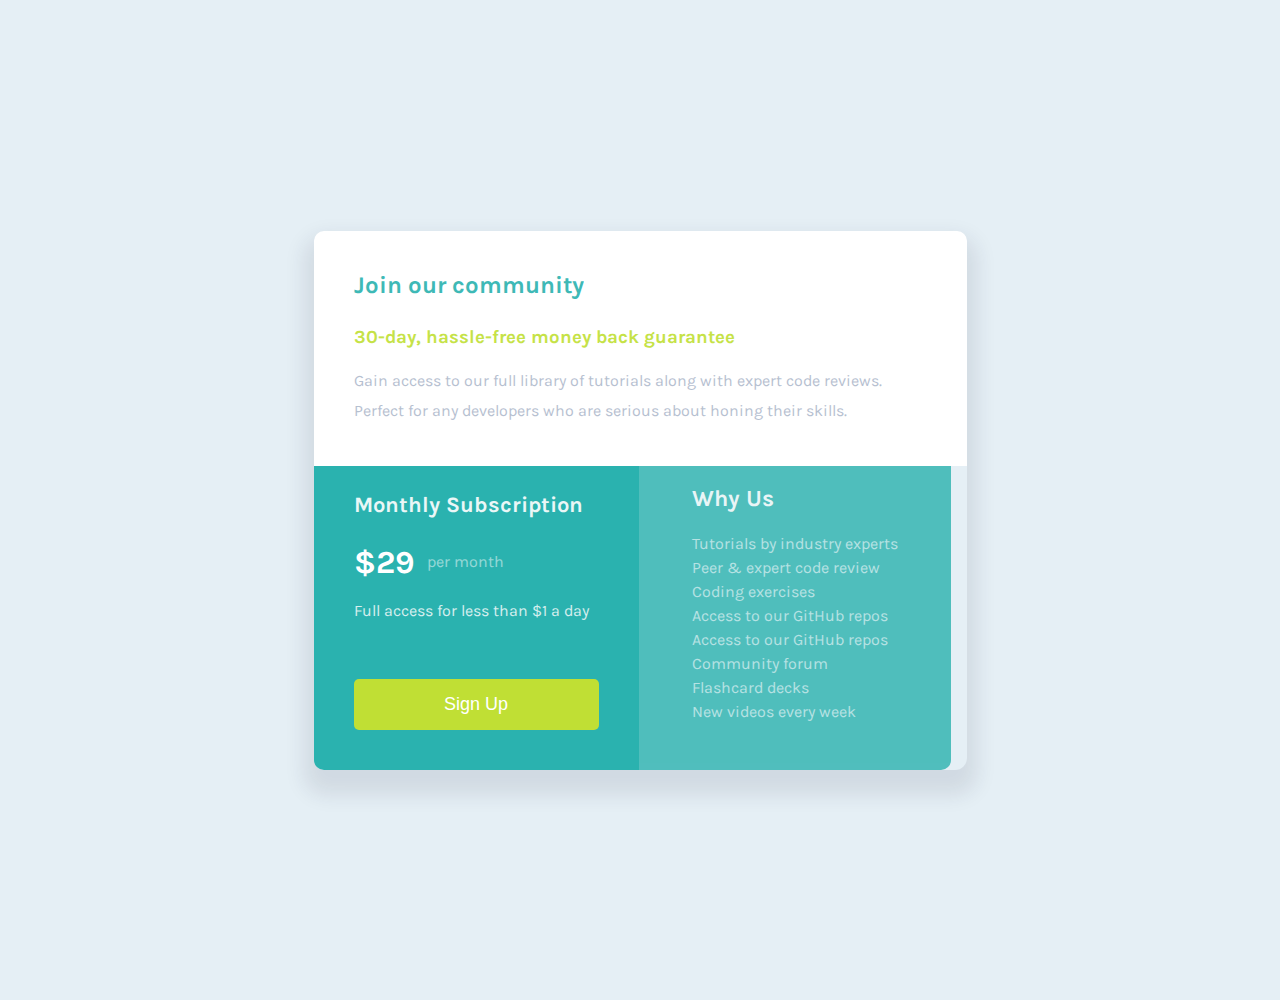
<file: index.html>
<!DOCTYPE html>
<html lang="en">
<head>
  <meta charset="UTF-8">
  <meta name="viewport" content="width=device-width, initial-scale=1.0"> 
    <link rel="stylesheet" href="style.css">
  <title> Task 3 | Single Price Grid Component</title>
</head>
<body class=" sm-w sm-mt flex justify-center align-center min-h-screen font-sans font-base">
  <!-----Top Section------>
  <div class="w-700 rounded-xl shadow ">
  <div class="p-9 bg-white ">
    <h2 class="text-blue py-40 opacity-90 ">Join our community</h2>
    <h3 class="font-bold text-yellow py-30 opacity-90">30-day, hassle-free money back guarantee</h3>
    <p class="text-gray leading-8 opacity-70">
      Gain access to our full library of tutorials along with expert code reviews. 
  Perfect for any developers who are serious about honing their skills.
    </p>
  </div>

  <div class="flex sm-flex sm-flex-col rounded-xl">
<!-- Bottom left -->
    <div class="p-10 bg-blue text-white sm-w-full rounded-b">
      <h3 class="py-5 opacity-90 px-0 text-xl mt-1">Monthly Subscription</h3>
      <span class="inine-flex"><h1 class="my-0">&dollar;29</h1><p class="p-all1 opacity-50 my-0">per month</p></span>
      <p class="p-all2 opacity-80 my-0">Full access for less than &dollar;1 a day</p>
      <button class="mt-5 w-full p rounded-sm bg-yellow text-white border-none text-lg">Sign Up</button>
    </div>
   <!----Bottom Right----->
    <div class=" why p-11 bg-blue opacity-80 text-white sm-w-full leading-4">
      <!-- <h3 class="py-5 opacity-90">Why Us</h3> -->
      <ul class="list-none p-8 pt-0">
          <li><h3 class="py-5 opacity-90 px-0">Why Us</h3></li>
        <li class="opacity-60">Tutorials by industry experts </li>
        <li class="opacity-60"> Peer &amp expert code review</li>
        <li class="opacity-60">Coding exercises</li>
        <li class="opacity-60" >Access to our GitHub repos</li>
        <li class="opacity-60" >Access to our GitHub repos</li>
        <li class="opacity-60">Community forum</li>
        <li class="opacity-60">Flashcard decks</li>
        <li class="opacity-60"> New videos every week</li>
      </ul>
    </div>
  </div>

  </div>
</body>
</html>
</file>
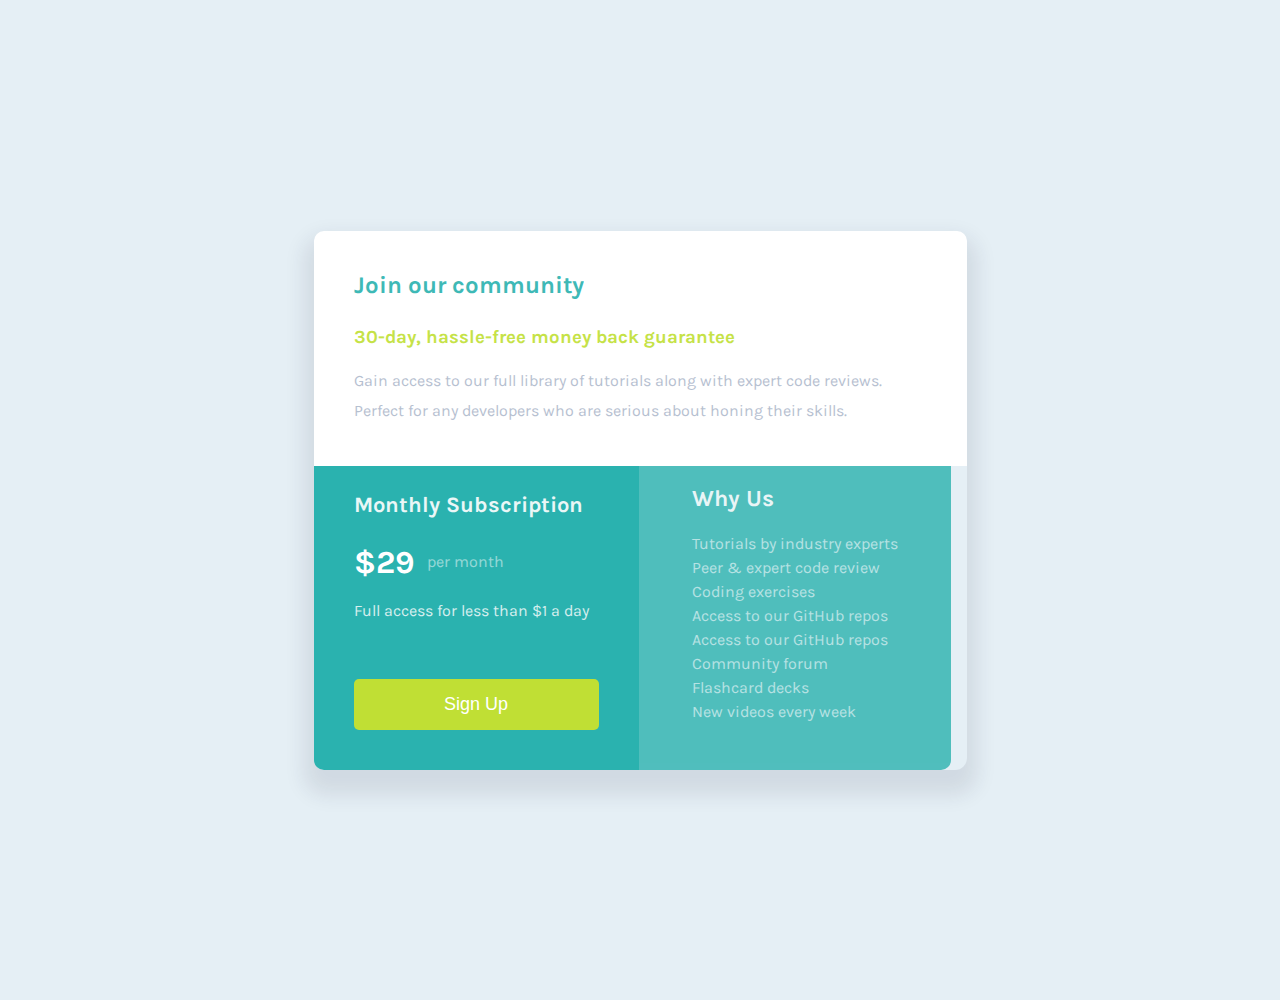
<file: task3.html>
<!DOCTYPE html>
<html lang="en">
<head>
  <meta charset="UTF-8">
  <meta name="viewport" content="width=device-width, initial-scale=1.0"> 
    <link rel="stylesheet" href="task3.css">
  <title> Task 3 | Single Price Grid Component</title>
</head>
<body class=" sm-w sm-mt flex justify-center align-center min-h-screen font-sans font-base">
  <!-----Top Section------>
  <div class="w-700 rounded-xl shadow ">
  <div class="p-9 bg-white ">
    <h2 class="text-blue py-40 opacity-90 ">Join our community</h2>
    <h3 class="font-bold text-yellow py-30 opacity-90">30-day, hassle-free money back guarantee</h3>
    <p class="text-gray leading-8 opacity-70">
      Gain access to our full library of tutorials along with expert code reviews. 
  Perfect for any developers who are serious about honing their skills.
    </p>
  </div>

  <div class="flex sm-flex sm-flex-col rounded-xl">
<!-- Bottom left -->
    <div class="p-10 bg-blue text-white sm-w-full rounded-b">
      <h3 class="py-5 opacity-90 px-0 text-xl mt-1">Monthly Subscription</h3>
      <span class="inine-flex"><h1 class="my-0">&dollar;29</h1><p class="p-all1 opacity-50 my-0">per month</p></span>
      <p class="p-all2 opacity-80 my-0">Full access for less than &dollar;1 a day</p>
      <button class="mt-5 w-full p rounded-sm bg-yellow text-white border-none text-lg">Sign Up</button>
    </div>
   <!----Bottom Right----->
    <div class=" why p-11 bg-blue opacity-80 text-white sm-w-full leading-4">
      <!-- <h3 class="py-5 opacity-90">Why Us</h3> -->
      <ul class="list-none p-8 pt-0">
          <li><h3 class="py-5 opacity-90 px-0">Why Us</h3></li>
        <li class="opacity-60">Tutorials by industry experts </li>
        <li class="opacity-60"> Peer &amp expert code review</li>
        <li class="opacity-60">Coding exercises</li>
        <li class="opacity-60" >Access to our GitHub repos</li>
        <li class="opacity-60" >Access to our GitHub repos</li>
        <li class="opacity-60">Community forum</li>
        <li class="opacity-60">Flashcard decks</li>
        <li class="opacity-60"> New videos every week</li>
      </ul>
    </div>
  </div>

  </div>
</body>
</html>
</file>
<file: style.css>
@import url("https://fonts.googleapis.com/css2?family=Karla:ital,wght@0,700;1,400&display=swap");
/*body*/   
*{
    box-sizing: border-box;
    margin: 0;
    padding: 0;
}  
body{
    background-color: hsl(204, 43%, 93%);
    margin: 50px;
}
.flex{
    display: flex;
}
.justify-center{
    justify-content: center;
}
.align-center{
    align-items: center;
}
.font-sans{
    font-family:'Karla', sans-serif ;
}
.min-h-screen{
    min-height: 100vh;
}
/*Card Top Section*/ 

.w-700{
     width: 653px;
}
.bg-white{
    background-color:white;
    border-top-left-radius: 10px;
    border-top-right-radius: 10px;
}
.rounded-xl{
    border-radius: 12px;
}
.shadow{
    box-shadow:0 15px 20px 10px rgba(37,43,70, 0.1) ;
}
/*top section main div*/
.p-9{
    padding: 40px;
}
  /*top h2*/
.text-blue{
    color:hsl(179, 62%, 43%) ;
}
.py-40{
  padding-bottom: 27px;
}
.opacity-90{
    opacity: 0.9;
}
/*top h3*/ 
.font-bold{
    font-weight: bold;
}
.text-yellow{
    color: hsl(71, 73%, 54%);
}
.py-30{
    padding-bottom: 18px;
}
/*Top para*/  
.text-gray{
    color: hsl(218, 22%, 67%); 
}
.leading-8{
    line-height: 30px;
}
.opacity-70{
    opacity: 0.7;
}

/*Bottom left*/ 
.p-10{
    padding: 40px;
    padding-top:0px;
    
}
.bg-blue{
    background-color:hsl(179, 62%, 43%) ;
}
.text-white{
    color: #fff;
}
.text-xl{
    font-size: 22px;
}
.rounded-b{
    border-bottom-left-radius:10px;
}
/*h3*/
 .py-5{
    padding-bottom: 30px;
} 
/*spaan*/
.inine-flex{
    display: inline-flex;
}
.p-all1{
    padding: 8px 0px 0px 12px;
} 
.opacity-50{
    opacity: 0.5;
}
.p-all2{
    padding: 10px 0px 20px 0px;
}
.opacity-80{
    opacity: 0.8;
}
.my-0{
    margin-top: 10px;
}
/*button*/      
.mt-5{
    margin-top: 39px;
}
.w-full{
    width: 100%;
}
.text-lg{
    font-size: 18px;
} 
.p{
    padding: 15px;
}
.rounded-sm{
    border-radius: 5px;
}
.bg-yellow{
    background-color:hsl(71, 73%, 54%) ;
}
.text-white{
    color: #fff;
}
.border-none{
    border: none;
}
.mt-1{
    margin-top:10px;
}

/*Bottom right*/
.p-11 {
    padding: 23px;
    padding-bottom: 0px;
    border-bottom-right-radius: 10px;
    padding-top: 0px;
}

.opacity-80{
    opacity: 0.8;
}
 .py-5{
    padding: 16px;
} 
h3 .opacity-90{
    opacity: 0.9;
}
.list-none{
    list-style-type: none;
}
 li h3{
   font-size: 23px;
   color: #fff;
   opacity: 1;
}
li{
    font-size: 16px; 
}
.opacity-60{
    opacity: 0.6;
}
.leading-4{
    line-height: 1.5;
}
.p-8{
    padding: 30px;
}
.px-0{
    padding-left: 0;
}
.pt-0{
    padding-top:0;
}
/*Media Query*/
@media (max-width:768px){
    
    .sm-mt{
        margin: 40px;
    }
    .sm-flex-col{
        flex-direction: column;
    }
    .p-11{
        padding: 0px;
    }
    .p-8{
        padding: 30px;
        padding-left: 36px;
    }
    .rounded-b{
        border-bottom-left-radius:0px;
    }
    
}
</file>
<file: task3.css>
@import url("https://fonts.googleapis.com/css2?family=Karla:ital,wght@0,700;1,400&display=swap");
/*body*/   
*{
    box-sizing: border-box;
    margin: 0;
    padding: 0;
}  
body{
    background-color: hsl(204, 43%, 93%);
    margin: 50px;
}
.flex{
    display: flex;
}
.justify-center{
    justify-content: center;
}
.align-center{
    align-items: center;
}
.font-sans{
    font-family:'Karla', sans-serif ;
}
.min-h-screen{
    min-height: 100vh;
}
/*Card Top Section*/ 

.w-700{
     width: 653px;
}
.bg-white{
    background-color:white;
    border-top-left-radius: 10px;
    border-top-right-radius: 10px;
}
.rounded-xl{
    border-radius: 12px;
}
.shadow{
    box-shadow:0 15px 20px 10px rgba(37,43,70, 0.1) ;
}
/*top section main div*/
.p-9{
    padding: 40px;
}
  /*top h2*/
.text-blue{
    color:hsl(179, 62%, 43%) ;
}
.py-40{
  padding-bottom: 27px;
}
.opacity-90{
    opacity: 0.9;
}
/*top h3*/ 
.font-bold{
    font-weight: bold;
}
.text-yellow{
    color: hsl(71, 73%, 54%);
}
.py-30{
    padding-bottom: 18px;
}
/*Top para*/  
.text-gray{
    color: hsl(218, 22%, 67%); 
}
.leading-8{
    line-height: 30px;
}
.opacity-70{
    opacity: 0.7;
}

/*Bottom left*/ 
.p-10{
    padding: 40px;
    padding-top:0px;
    
}
.bg-blue{
    background-color:hsl(179, 62%, 43%) ;
}
.text-white{
    color: #fff;
}
.text-xl{
    font-size: 22px;
}
.rounded-b{
    border-bottom-left-radius:10px;
}
/*h3*/
 .py-5{
    padding-bottom: 30px;
} 
/*spaan*/
.inine-flex{
    display: inline-flex;
}
.p-all1{
    padding: 8px 0px 0px 12px;
} 
.opacity-50{
    opacity: 0.5;
}
.p-all2{
    padding: 10px 0px 20px 0px;
}
.opacity-80{
    opacity: 0.8;
}
.my-0{
    margin-top: 10px;
}
/*button*/      
.mt-5{
    margin-top: 39px;
}
.w-full{
    width: 100%;
}
.text-lg{
    font-size: 18px;
} 
.p{
    padding: 15px;
}
.rounded-sm{
    border-radius: 5px;
}
.bg-yellow{
    background-color:hsl(71, 73%, 54%) ;
}
.text-white{
    color: #fff;
}
.border-none{
    border: none;
}
.mt-1{
    margin-top:10px;
}

/*Bottom right*/
.p-11 {
    padding: 23px;
    padding-bottom: 0px;
    border-bottom-right-radius: 10px;
    padding-top: 0px;
}

.opacity-80{
    opacity: 0.8;
}
 .py-5{
    padding: 16px;
} 
h3 .opacity-90{
    opacity: 0.9;
}
.list-none{
    list-style-type: none;
}
 li h3{
   font-size: 23px;
   color: #fff;
   opacity: 1;
}
li{
    font-size: 16px; 
}
.opacity-60{
    opacity: 0.6;
}
.leading-4{
    line-height: 1.5;
}
.p-8{
    padding: 30px;
}
.px-0{
    padding-left: 0;
}
.pt-0{
    padding-top:0;
}
/*Media Query*/
@media (max-width:768px){
    
    .sm-mt{
        margin: 40px;
    }
    .sm-flex-col{
        flex-direction: column;
    }
    .p-11{
        padding: 0px;
    }
    .p-8{
        padding: 30px;
        padding-left: 36px;
    }
    .rounded-b{
        border-bottom-left-radius:0px;
    }
    
}
</file>
